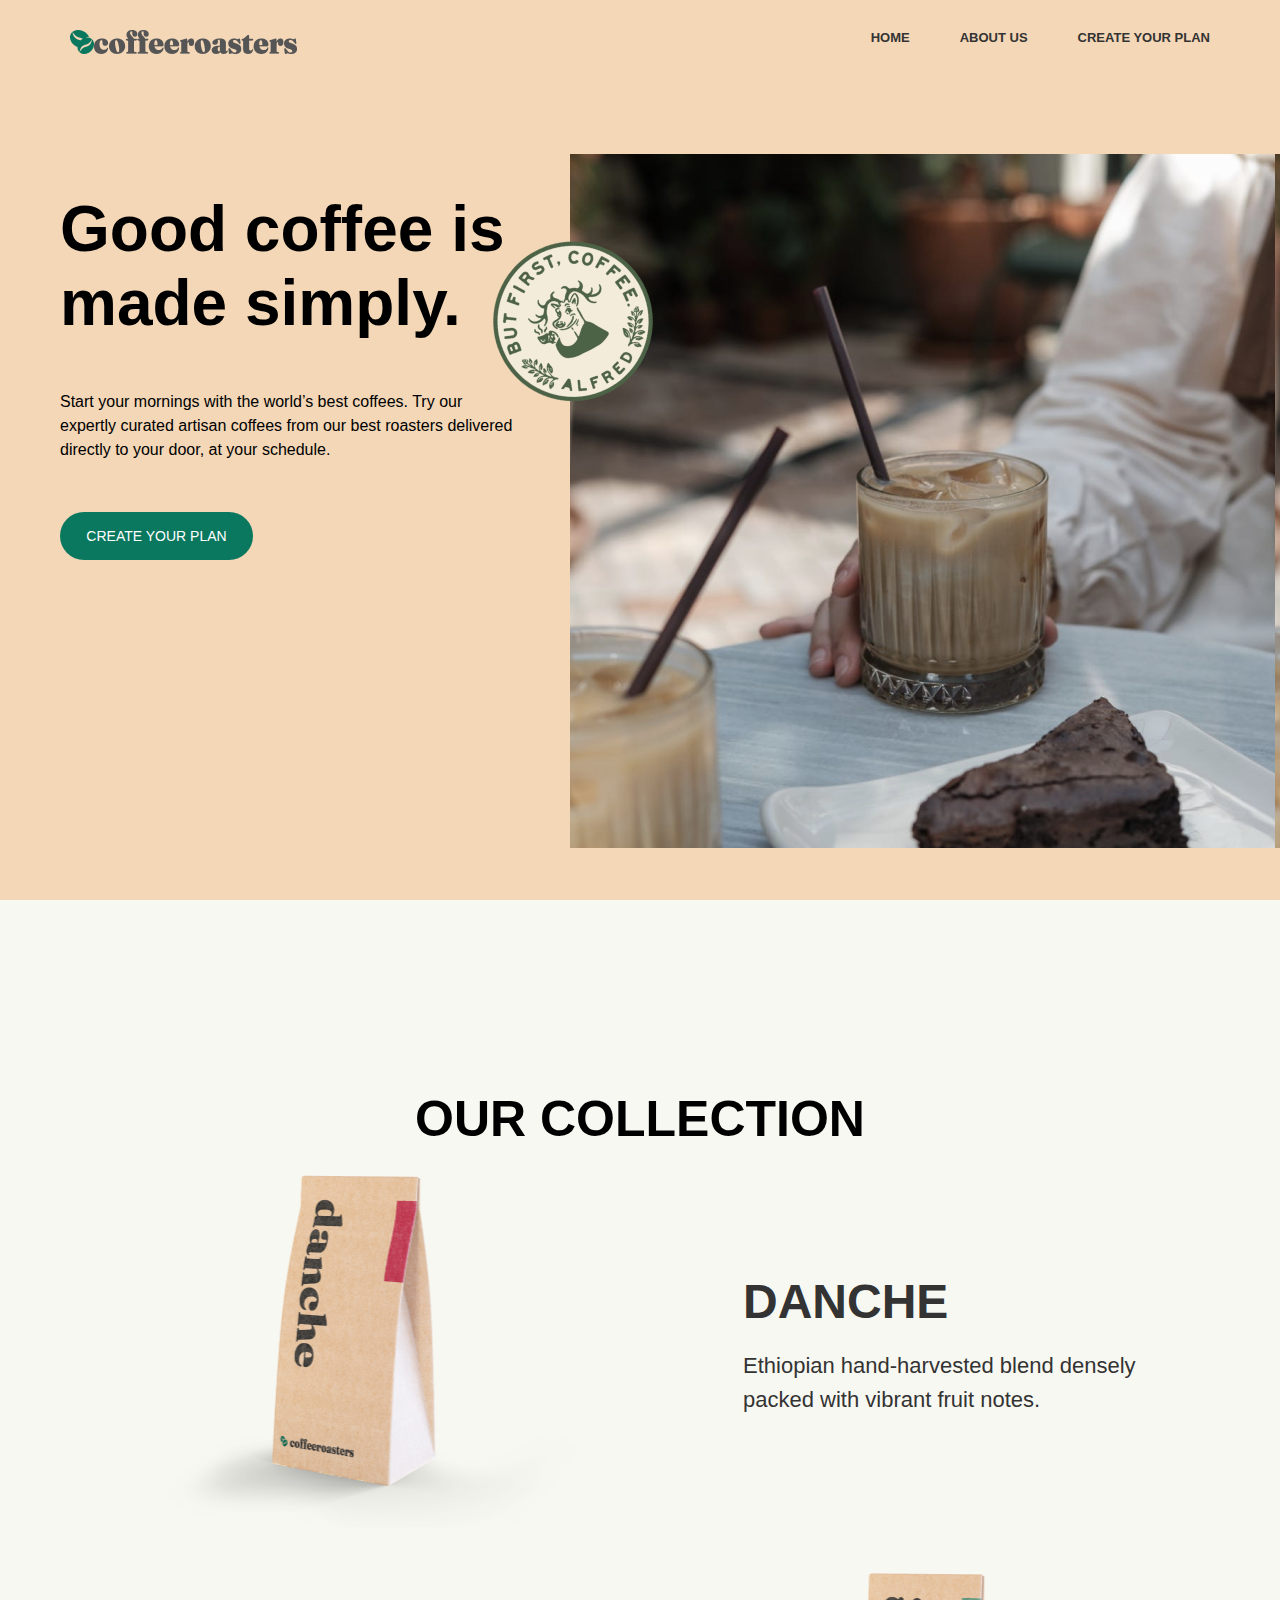
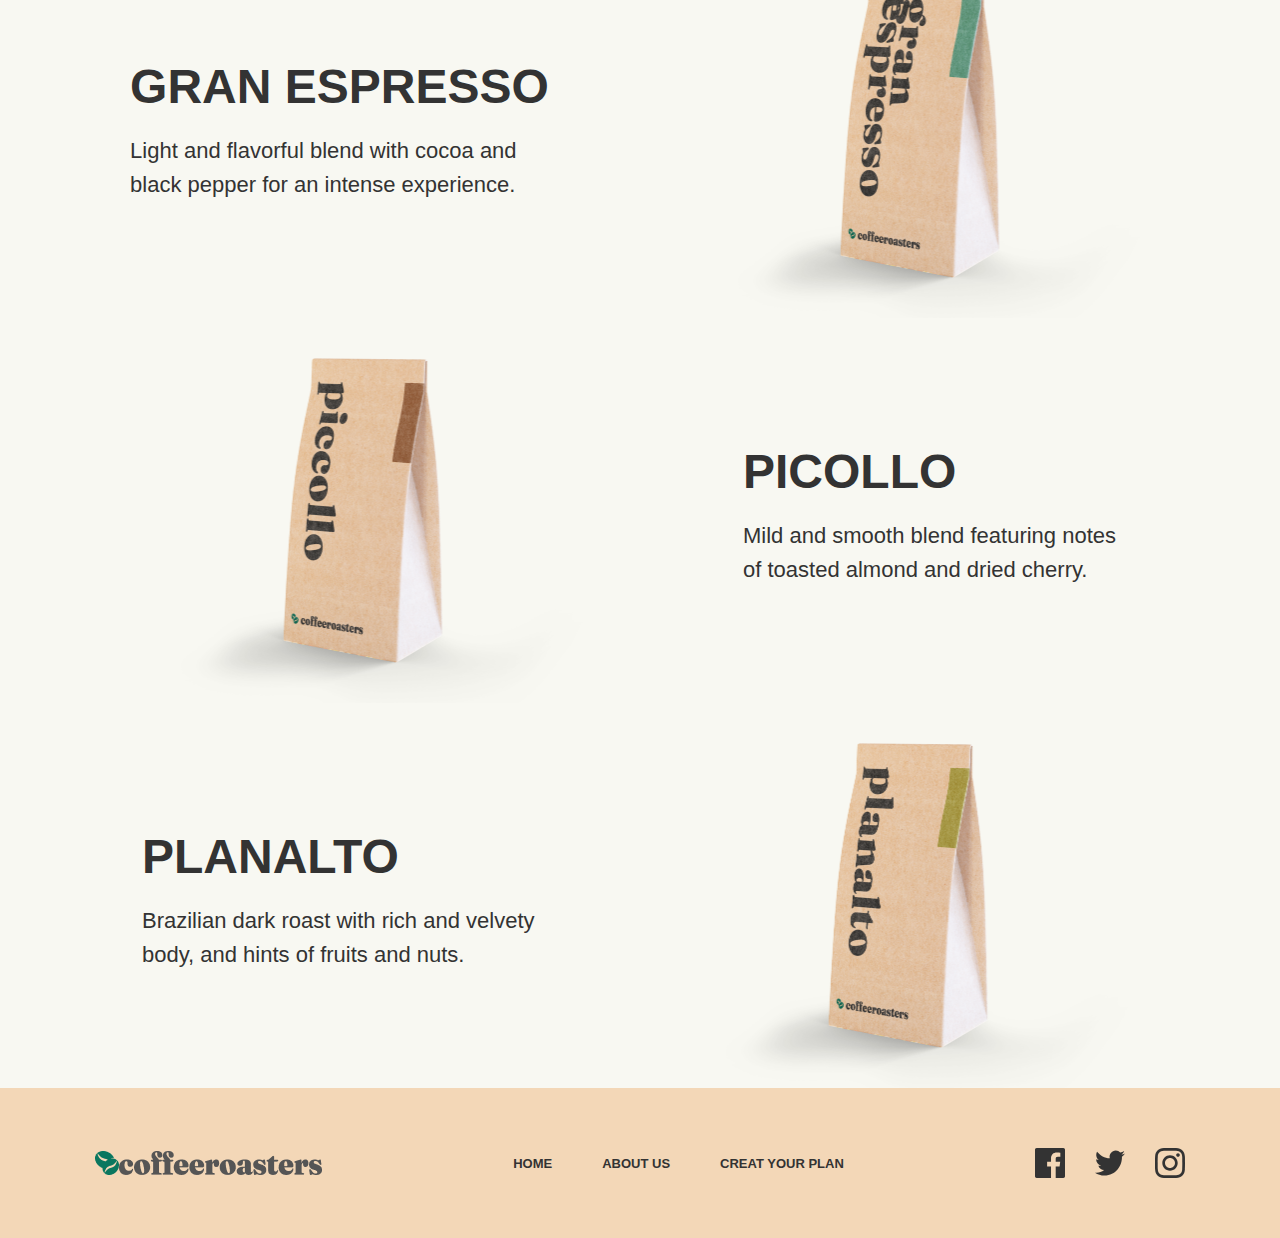
<file: index.html>
<!DOCTYPE html>
<html lang="en">
<head>
  <meta charset="UTF-8">
  <meta name="viewport" content="width=device-width, initial-scale=1.0">
  <link rel="stylesheet" href="styles.css">
  <title>Document</title>
</head>
<body>
  <!-- Header -->
<div class="header">
     <nav>
    <img class="logo" src="./assets/logo.png" alt="">

    <div>
      <ul class="nav__links">
        <li>HOME</li>
        <li><a href="./about.html">ABOUT US</a></li>
        <li>CREATE YOUR PLAN</li>
      </ul>
    </div>
   </nav>

<!-- Section 1 -->
 <div class="section-1">

  <div class="section-1__texts">

      <p class="section-1__text-1">Good coffee is made simply.</p>

    <p class="section-1__text-2">Start your mornings with the world’s best coffees. Try our expertly curated artisan coffees from our best roasters delivered directly to your door, at your schedule.</p>

    <button class="header__btn">CREATE YOUR PLAN</button>

  </div>

   <div class="header_images">
      <img class="header__tag" src="./assets/tag.png" alt="">
   </div>
 </div>
 </div>

 <!-- Section 2 -->
  <div class="section-2">
    <p class="section-2__text">OUR COLLECTION</p>

    <div class="section-2__box">
      <img class="section-2__kopi" src="./assets/kopi1.png" alt="">

      <div class="section-2-info">
        <p class="section-2__title">DANCHE</p>
        <p class="section-2__review">Ethiopian hand-harvested blend densely packed with vibrant fruit notes.</p>
      </div>
    </div>

    <div class="section-2__box">
      <div class="section-2-info">
        <p class="section-2__title">GRAN ESPRESSO</p>
        <p class="section-2__review">Light and flavorful blend with cocoa and black pepper for an intense experience.</p>
      </div>
      <img class="section-2__kopi" src="./assets/kopi2 copy.png" alt="">
    </div>

    <div class="section-2__box">
      <img class="section-2__kopi" src="./assets/kopi3.png" alt="">
      <div class="section-2-info">
        <p class="section-2__title">PICOLLO</p>
        <p class="section-2__review">Mild and smooth blend featuring notes of toasted almond and dried cherry.</p>
      </div>
    </div>

    <div class="section-2__box">
      <div class="section-2-info">
        <p class="section-2__title">PLANALTO</p>
        <p class="section-2__review">Brazilian dark roast with rich and velvety body, and hints of fruits and nuts.</p>
      </div>
      <img class="section-2__kopi" src="./assets/kopi4.png" alt="">
    </div>

    <!-- Footer -->
     <footer>
       <img class="logo" src="./assets/logo.png" alt="">

       <ul>
        <li>HOME</li>
        <li><a href="./about.html">ABOUT US</a></li>
        <li>CREAT YOUR PLAN</li>
       </ul>

       <div class="footer__social__links">
        <img src="./assets/facebook.svg" alt="">
        <img src="./assets/twitter.svg" alt="">
        <img src="./assets/instagram.svg" alt="">
       </div>
     </footer>
  </div>
</body>
</html>
</file>
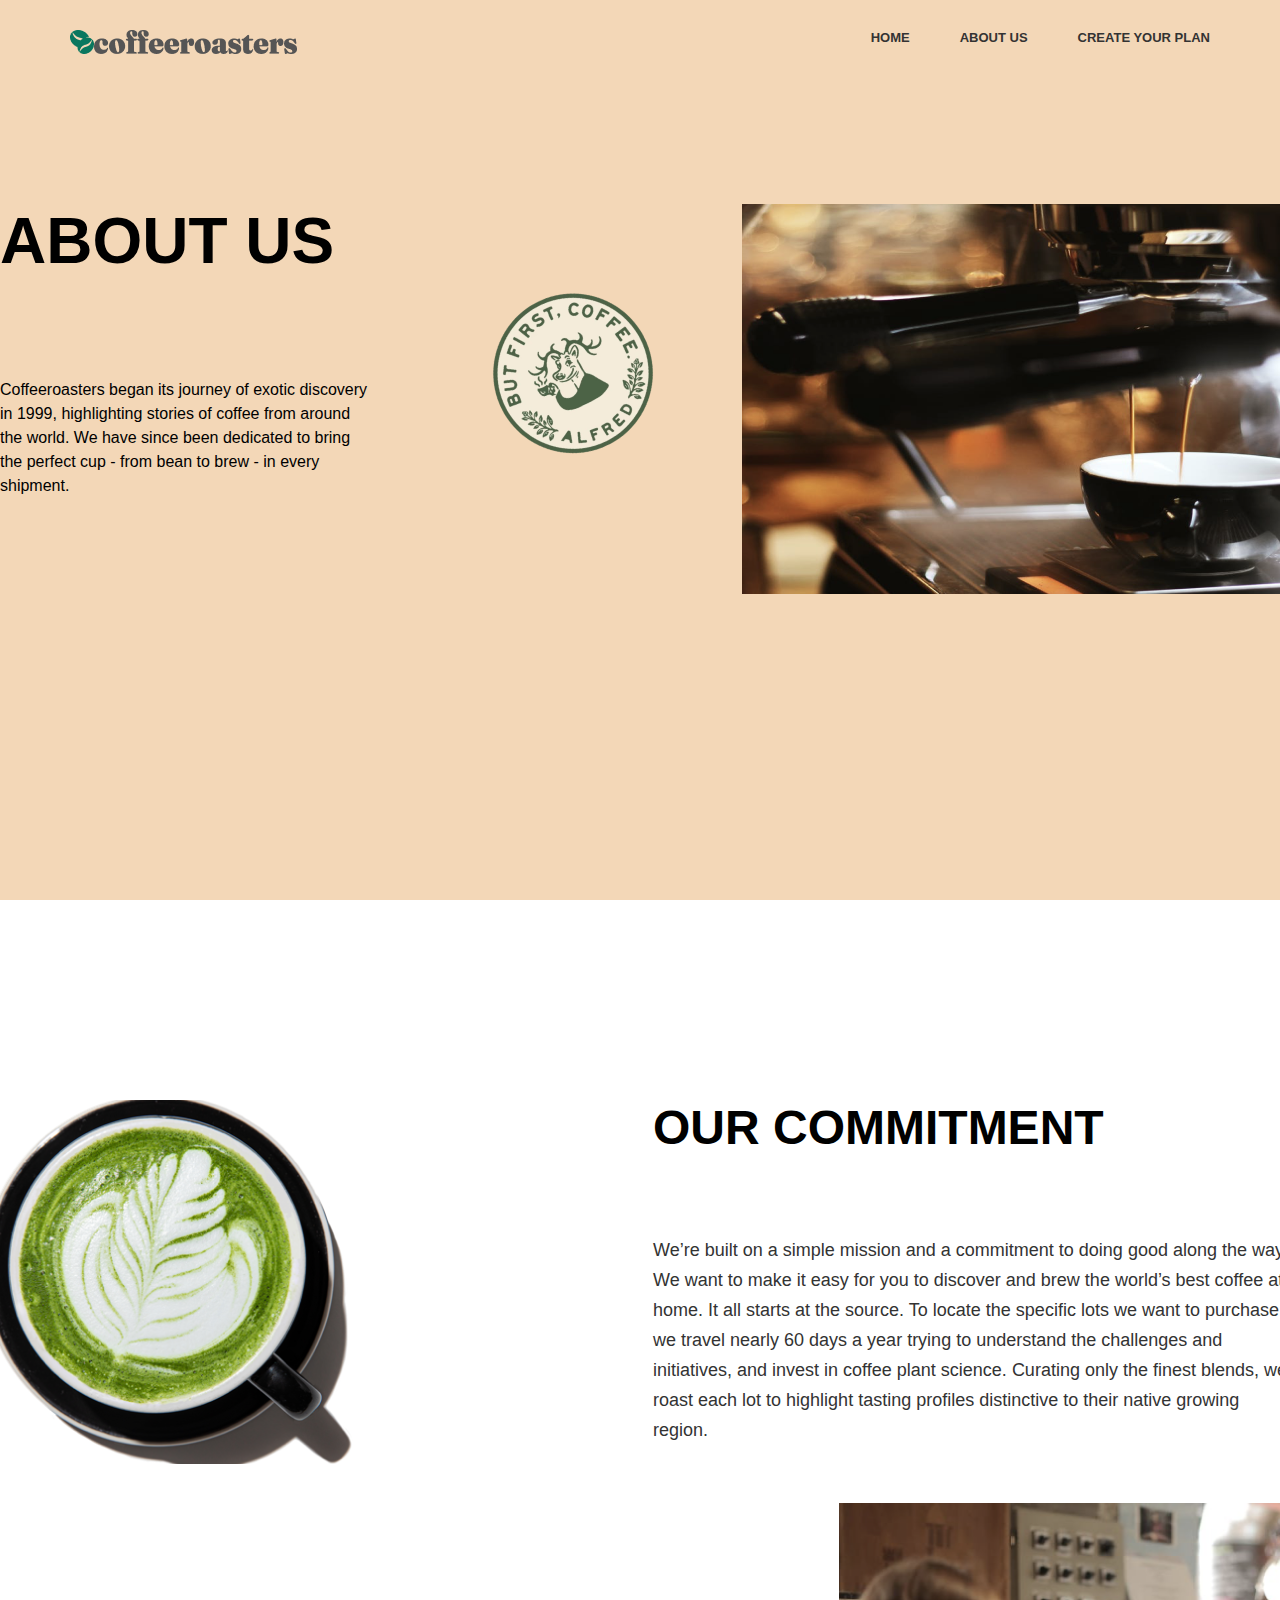
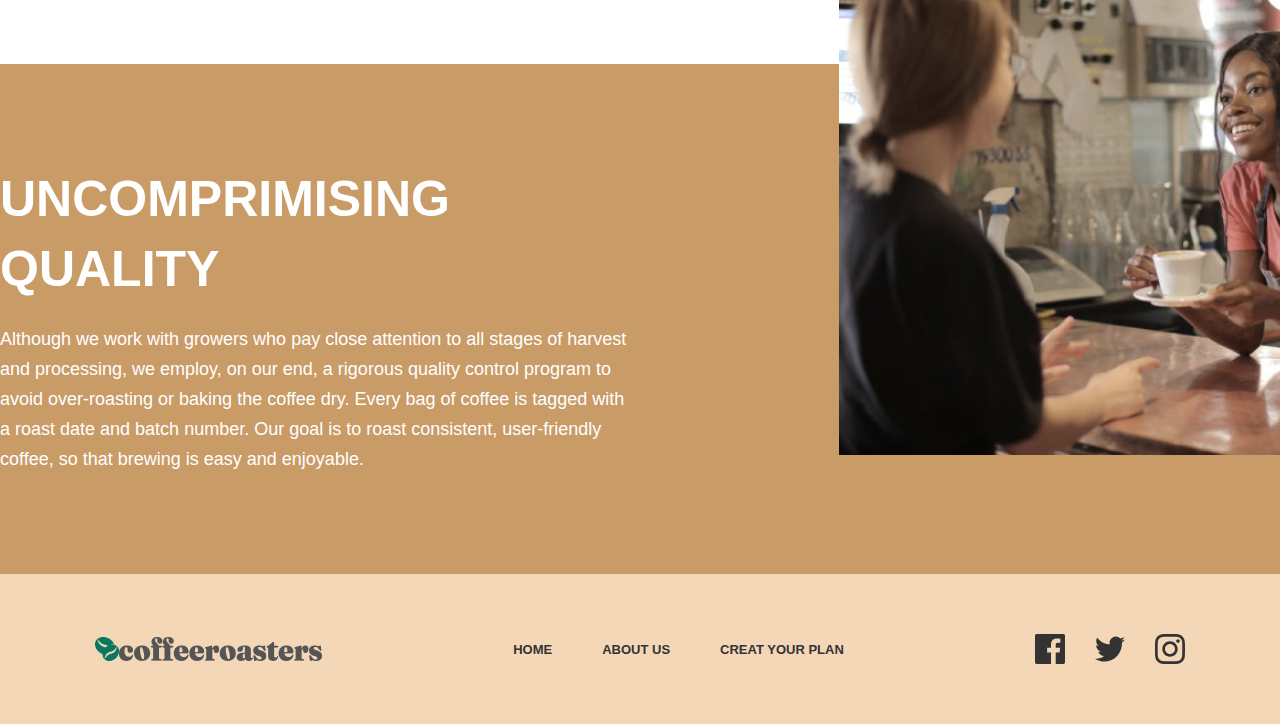
<file: about.html>
<!DOCTYPE html>
<html lang="en">
<head>
  <meta charset="UTF-8">
  <meta name="viewport" content="width=device-width, initial-scale=1.0">
  <link rel="stylesheet" href="styles.css">
  <title>Document</title>
</head>
<body>
    <!-- Header -->
<div class="header">
     <nav>
    <img class="logo" src="./assets/logo.png" alt="">

    <div>
      <ul class="nav__links">
        <li><a href="./index.html">HOME</a></li>
        <li><a href="./about.html">ABOUT US</a></li>
        <li>CREATE YOUR PLAN</li>
      </ul>
    </div>
   </nav>

<!-- Section 1 -->
 <div class="about__section-1">

  <div class="about__section-1__texts">
    <p class="about__section-1__text-1">ABOUT US</p>

    <p class="about__section-1__text-2">Coffeeroasters began its journey of exotic discovery in 1999, highlighting stories of coffee from around the world. We have since been dedicated to bring the perfect cup - from bean to brew - in every shipment.</p>
  </div>

   <div class="about__header_images">
      <img class="header__tag" src="./assets/tag.png" alt="">
   </div>
 </div>
 </div>

  <!-- Section 2 -->
  <div class="about__section-2">

    <img src="./assets/cup.png" alt="" class="about__section__cup">

    <div class="about__section-2__texts">
      <p class="about__section-2__text-1">OUR COMMITMENT</p>
      <p class="about__section-2__text-2">We’re built on a simple mission and a commitment to doing good along the way. We want to make it easy for you to discover and brew the world’s best coffee at home. It all starts at the source. To locate the specific lots we want to purchase, we travel nearly 60 days a year trying to understand the challenges and  initiatives, and invest in coffee plant science. Curating only the finest blends, we roast each lot to highlight tasting profiles distinctive to their native growing region.</p>
    </div>
  </div>

  <!-- Section 3 -->

   <div class="about__section-3">

  <div class="about__section-3__texts">
    <p class="about__section-3__text-1">UNCOMPRIMISING QUALITY</p>

    <p class="about__section-3__text-2">Although we work with growers who pay close attention to all stages of harvest and processing, we employ, on our end, a rigorous quality control program to avoid over-roasting or baking the coffee dry. Every bag of coffee is tagged with a roast date and batch number. Our goal is to roast consistent, user-friendly coffee, so that brewing is easy and enjoyable.</p>
  </div>

   <div class="about__section__img">
      <!-- <img class="about__section__img2" src="./assets/about_img2.png" alt=""> -->
   </div>
 </div>

     <!-- Footer -->
     <footer>
       <img class="logo" src="./assets/logo.png" alt="">

       <ul>
        <li>HOME</li>
        <li><a href="./about.html">ABOUT US</a></li>
        <li>CREAT YOUR PLAN</li>
       </ul>

       <div class="footer__social__links">
        <img src="./assets/facebook.svg" alt="">
        <img src="./assets/twitter.svg" alt="">
        <img src="./assets/instagram.svg" alt="">
       </div>
     </footer>
</body>
</html>
</file>
<file: styles.css>
* {
  margin: 0;
  padding: 0;
  font-family: "Roboto", sans-serif;
}

button {
  cursor: pointer;
}


/* Header */

.header {
  background-color: #F3D7B7;
  height: 100vh;
}

nav {
  display: flex;
  justify-content: space-between;
  text-align: center;
  padding: 30px 70px;
}

ul {
  display: flex;
  gap: 50px;
  font-size: 13px;
  font-weight: 700;
  color: #333;
  list-style-type: none;
  cursor: pointer;
}

a {
    text-decoration: none;
    color: #333;
}

/* Section 1 */

.section-1 {
  display: flex;
  align-items: center;
  justify-content: center;
  justify-content: space-between;
}

.section-1__texts {
  display: flex;
  flex-direction: column;
  gap: 50px;
  margin-left: 60px;
  margin-bottom: 180px;
}

.section-1__text-1 {
 font-size: 64px;
 font-weight: 700;
 width: 446px;
}

.section-1__text-2 {
  font-size: 16px;
  font-weight: 400;
  line-height: 24px;
  width: 460px;
}

.header__btn {
  border: none;
  padding: 16px 24px;
  background-color: #0A775F;
  color: #fff;
  border-radius: 50px;
  width: 193px;
  font-size: 14px;
  font-weight: 500;
}

.header_images {
  background-image: url(./assets/header_img.png);
  width: 710px;
  height: 694px;
  position: relative;
  margin-top: 70px;
}

.header__tag {
  position: absolute;
  bottom: 560px;
  right: 600px;
}

/* Section 2 */

.section-2 {
  background-color: #F8F8F2;
}

.section-2__text {
  font-size: 50px;
  font-weight: 700;
  text-align: center;
  padding-top: 190px;
}

.section-2__box {
  display: flex;
  justify-content: center;
  align-items: center;
  gap: 150px;
  padding-top: 10px;
}

.section-2__title {
  font-size: 48px;
  font-weight: 700;
  color: #333;
  padding-bottom: 20px;
}

.section-2__info {
  margin-bottom: 300px;
}

.section-2__review {
  font-size: 22px;
  color: #333;
  line-height: 34px;
  width: 395px;
}

.section-2__kopi {
  width: 451px;
  height: 375px;
}

/* Footer */

footer {
  /* margin-top: 100px; */
  background-color: #F3D7B7;
  display: flex;
  justify-content: space-around;
  align-items: center;
  padding: 60px 0px;
}

.footer__social__links {
  display: flex;
  gap: 30px;
}

/* ABOUT SECTION 1 */

.about__section-1 {
  display: flex;
  gap: 370px;
  justify-content: center;
  margin-top: 120px;
}

.about__section-1__texts {
  display: flex;
  flex-direction: column;
  gap: 100px;
}

.about__header_images {
  background-image: url(./assets/about_img.png);
  width: 660px;
  height: 390px;
}

.header__tag {
  position: absolute;
  bottom: 420px;
}

.about__section-1__text-1 {
  font-size: 64px;
  font-weight: 700;
}

.about__section-1__text-2 {
  width: 372px;
  line-height: 24px;
}

/* ABOUT SECTION 2 */
.about__section-2 {
  padding-top: 200px;
  padding-bottom: 200px;
  display: flex;
  justify-content: center;
  gap: 300px;
}

.about__section-2__text-1 {
   font-size: 48px;
   font-weight: 700;
   padding-bottom: 80px;
}

.about__section-2__text-2 {
  font-size: 18px;
  color: #333;
  line-height: 30px;
  width: 646px;
}

/* ABOUT SECTION 3 */
.about__section-3 {
  display: flex;
  justify-content: center;
  gap: 200px;
  align-items: center;
  background-color: #C99B67;
  height: 510px;
}

.about__section-3__text-1 {
  color: #fff;
  font-weight: 700;
  font-size: 50px;
  width: 397px;
  line-height: 70px;
  padding-bottom: 3%;
}

.about__section-3__text-2 {
  font-size: 18px;
  color: #fff;
  width: 639px;
  line-height: 30px;
}



.about__section__img {
  background-image: url(./assets/about_img2.png);
  width: 566px;
  height: 552px;
  margin-bottom: 280px;
}
</file>
